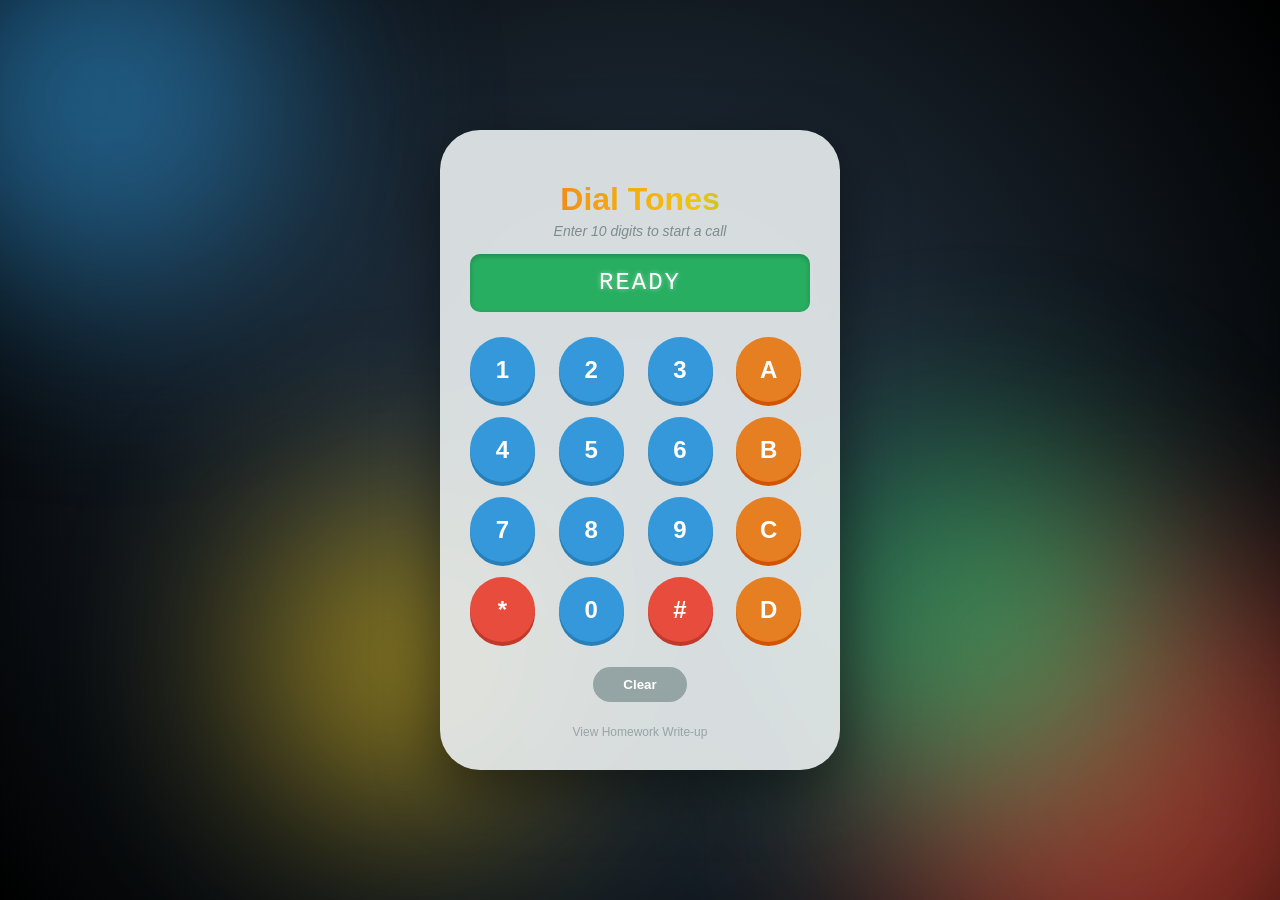
<file: src/index.html>
<!DOCTYPE html>
<html lang="en">
<head>
    <meta charset="UTF-8">
    <meta name="viewport" content="width=device-width, initial-scale=1.0">
    <title>DTMF Dialer</title>
    <link rel="stylesheet" href="main.css">
</head>
<body>
    <div class="bg-blobs">
        <div class="blob blob-1"></div>
        <div class="blob blob-2"></div>
        <div class="blob blob-3"></div>
        <div class="blob blob-4"></div>
    </div>
    <div class="app-container">
        <h1>Dial Tones</h1>
        <p class="tip">Enter 10 digits to start a call</p>
        <div class="display" id="display">READY</div>
        <div class="keypad">
            <button class="key" data-note="1">1</button>
            <button class="key" data-note="2">2</button>
            <button class="key" data-note="3">3</button>
            <button class="key btn-alt" data-note="A">A</button>
            
            <button class="key" data-note="4">4</button>
            <button class="key" data-note="5">5</button>
            <button class="key" data-note="6">6</button>
            <button class="key btn-alt" data-note="B">B</button>
            
            <button class="key" data-note="7">7</button>
            <button class="key" data-note="8">8</button>
            <button class="key" data-note="9">9</button>
            <button class="key btn-alt" data-note="C">C</button>
            
            <button class="key btn-special" data-note="*">*</button>
            <button class="key" data-note="0">0</button>
            <button class="key btn-special" data-note="#">#</button>
            <button class="key btn-alt" data-note="D">D</button>
        </div>
        <div class="controls">
            <button id="clearButton">Clear</button>
        </div>
        <div class="footer-links" style="margin-top: 20px;">
            <a href="blog/index.html" style="color: #7f8c8d; text-decoration: none; font-size: 12px; opacity: 0.7;">View Homework Write-up</a>
        </div>
    </div>
    <script src="main.js"></script>
</body>
</html>
</file>
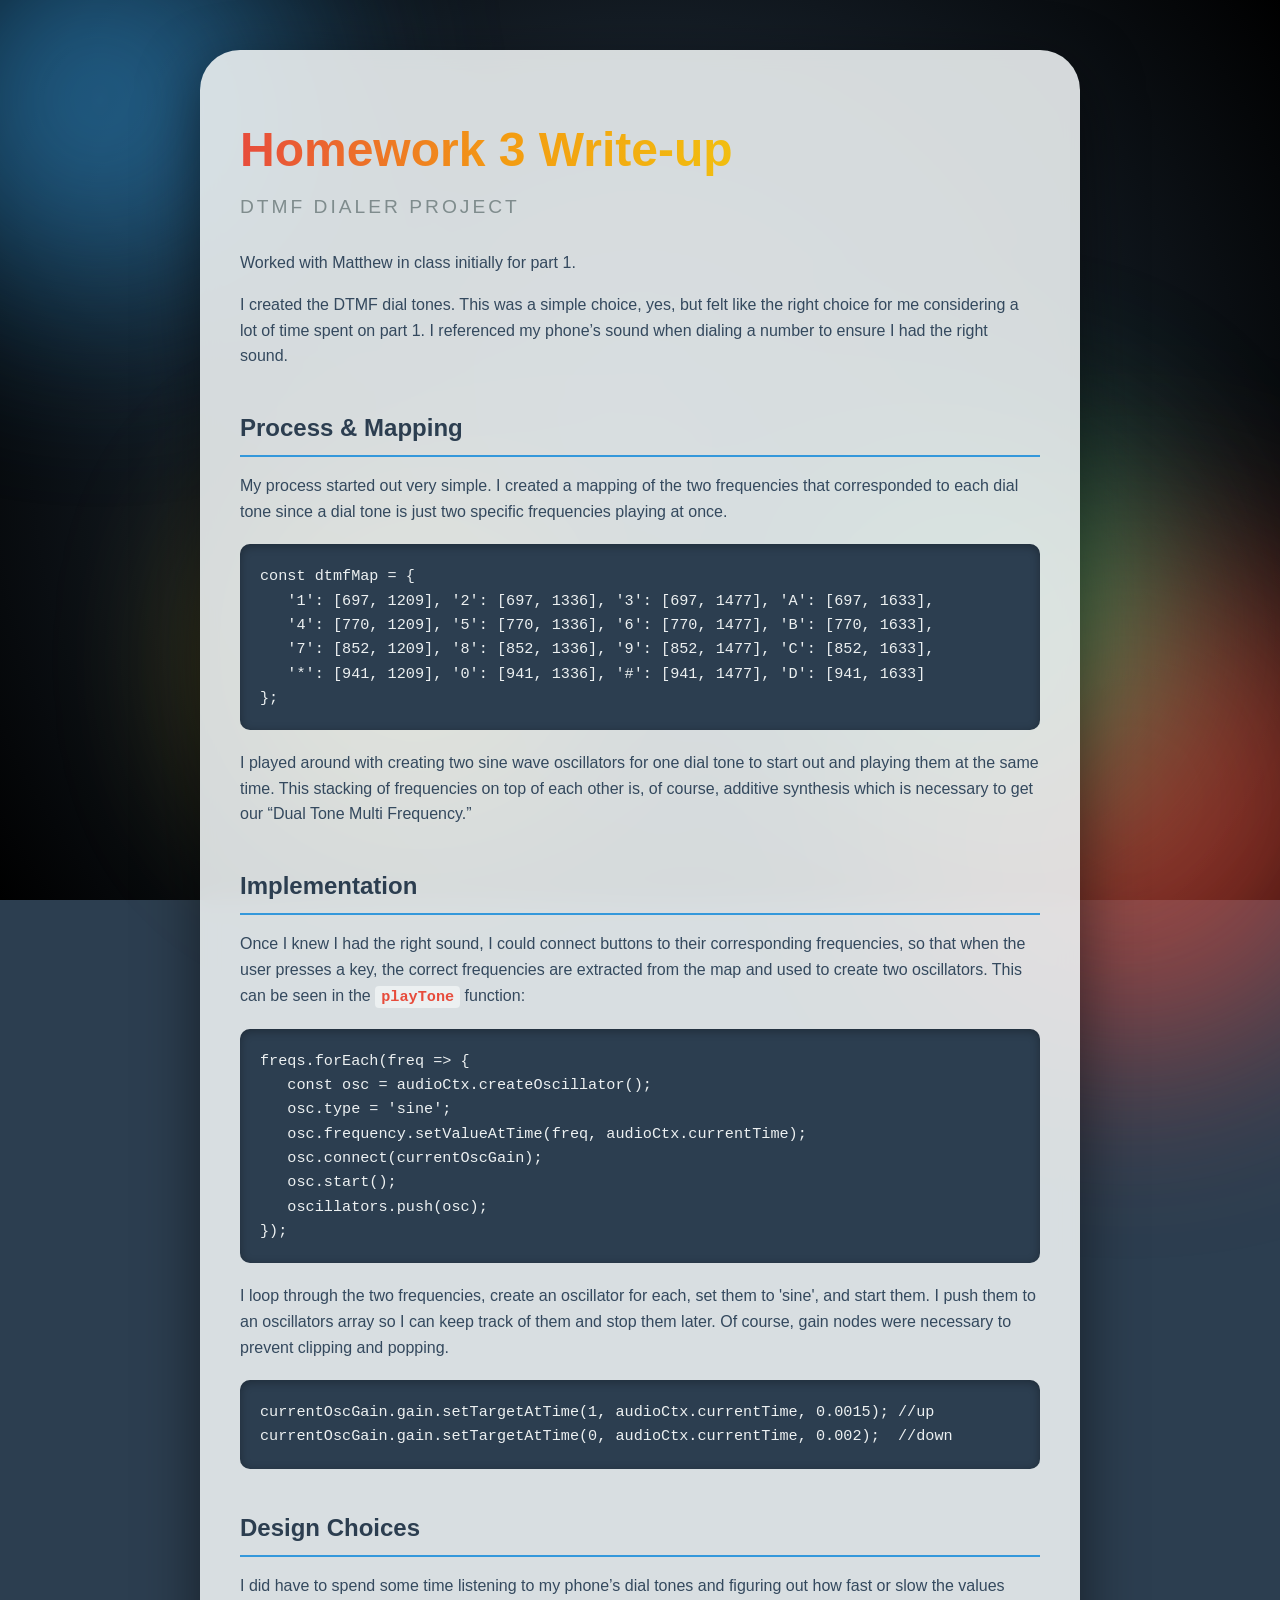
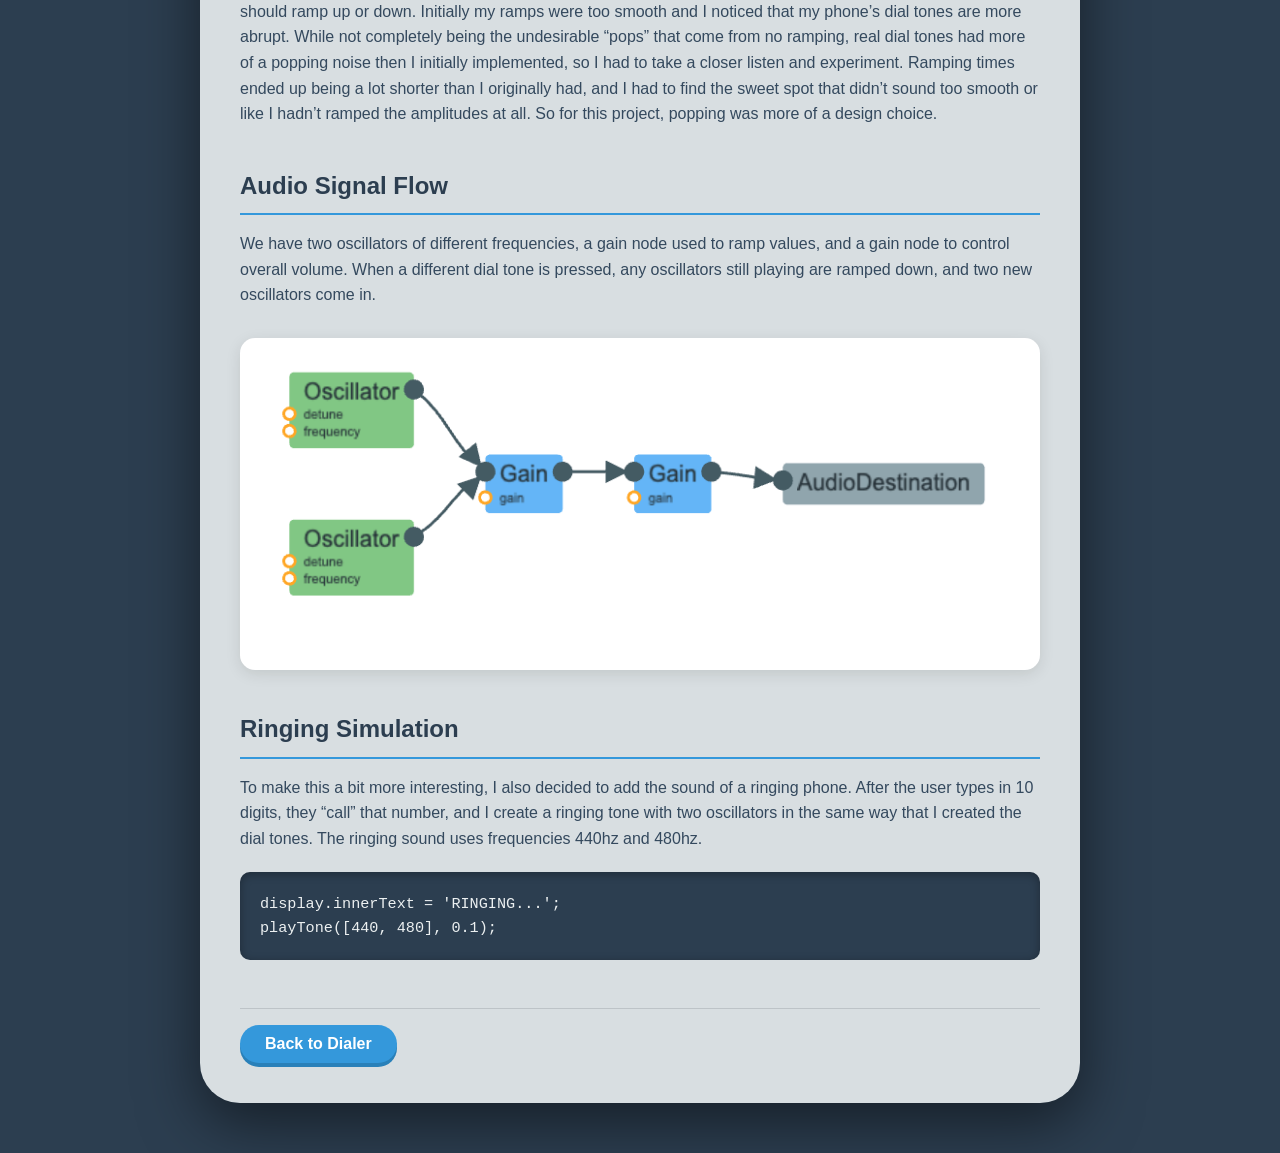
<file: src/blog/index.html>
<!DOCTYPE html>
<html lang="en">
<head>
    <meta charset="UTF-8">
    <meta name="viewport" content="width=device-width, initial-scale=1.0">
    <title>HW3 Write-up - DTMF Dialer</title>
    <link rel="stylesheet" href="../main.css">
    <link rel="stylesheet" href="blog.css">
</head>
<body>
    <div class="bg-blobs">
        <div class="blob blob-1"></div>
        <div class="blob blob-2"></div>
        <div class="blob blob-3"></div>
        <div class="blob blob-4"></div>
    </div>
    <div class="blog-container">
        <header>
            <h1>Homework 3 Write-up</h1>
            <p class="subtitle">DTMF Dialer Project</p>
        </header>
        
        <main class="content">
            <section>
                <p>Worked with Matthew in class initially for part 1.</p>
                <p>
                    I created the DTMF dial tones. This was a simple choice, yes, but felt like the right choice for me considering a lot of time spent on part 1. I referenced my phone’s sound when dialing a number to ensure I had the right sound.
                </p>
            </section>

            <section>
                <h2>Process & Mapping</h2>
                <p>
                    My process started out very simple. I created a mapping of the two frequencies that corresponded to each dial tone since a dial tone is just two specific frequencies playing at once.
                </p>
<pre><code>const dtmfMap = {
   '1': [697, 1209], '2': [697, 1336], '3': [697, 1477], 'A': [697, 1633],
   '4': [770, 1209], '5': [770, 1336], '6': [770, 1477], 'B': [770, 1633],
   '7': [852, 1209], '8': [852, 1336], '9': [852, 1477], 'C': [852, 1633],
   '*': [941, 1209], '0': [941, 1336], '#': [941, 1477], 'D': [941, 1633]
};</code></pre>
                <p>
                    I played around with creating two sine wave oscillators for one dial tone to start out and playing them at the same time. This stacking of frequencies on top of each other is, of course, additive synthesis which is necessary to get our “Dual Tone Multi Frequency.” 
                </p>
            </section>

            <section>
                <h2>Implementation</h2>
                <p>
                    Once I knew I had the right sound, I could connect buttons to their corresponding frequencies, so that when the user presses a key, the correct frequencies are extracted from the map and used to create two oscillators. This can be seen in the <code>playTone</code> function:
                </p>
<pre><code>freqs.forEach(freq => {
   const osc = audioCtx.createOscillator();
   osc.type = 'sine';
   osc.frequency.setValueAtTime(freq, audioCtx.currentTime);
   osc.connect(currentOscGain);
   osc.start();
   oscillators.push(osc);
});</code></pre>
                <p>
                    I loop through the two frequencies, create an oscillator for each, set them to 'sine', and start them. I push them to an oscillators array so I can keep track of them and stop them later. Of course, gain nodes were necessary to prevent clipping and popping. 
                </p>
<pre><code>currentOscGain.gain.setTargetAtTime(1, audioCtx.currentTime, 0.0015); //up
currentOscGain.gain.setTargetAtTime(0, audioCtx.currentTime, 0.002);  //down</code></pre>
            </section>

            <section>
                <h2>Design Choices</h2>
                <p>
                    I did have to spend some time listening to my phone’s dial tones and figuring out how fast or slow the values should ramp up or down. Initially my ramps were too smooth and I noticed that my phone’s dial tones are more abrupt. While not completely being the undesirable “pops” that come from no ramping, real dial tones had more of a popping noise then I initially implemented, so I had to take a closer listen and experiment. Ramping times ended up being a lot shorter than I originally had, and I had to find the sweet spot that didn’t sound too smooth or like I hadn’t ramped the amplitudes at all. So for this project, popping was more of a design choice.
                </p>
            </section>

            <section>
                <h2>Audio Signal Flow</h2>
                <p>
                    We have two oscillators of different frequencies, a gain node used to ramp values, and a gain node to control overall volume. When a different dial tone is pressed, any oscillators still playing are ramped down, and two new oscillators come in.
                </p>
                <div class="diagram-container">
                    <img src="audioflow.png" alt="Audio Signal Flow Diagram" class="diagram">
                </div>
            </section>

            <section>
                <h2>Ringing Simulation</h2>
                <p>
                    To make this a bit more interesting, I also decided to add the sound of a ringing phone. After the user types in 10 digits, they “call” that number, and I create a ringing tone with two oscillators in the same way that I created the dial tones. The ringing sound uses frequencies 440hz and 480hz.
                </p>
<pre><code>display.innerText = 'RINGING...';
playTone([440, 480], 0.1);</code></pre>
            </section>
        </main>

        <footer>
            <a href="../index.html" class="home-link">Back to Dialer</a>
        </footer>
    </div>
</body>
</html>
</file>
<file: src/main.css>
:root {
    --bg-color: #2c3e50;
    --app-bg: #ecf0f1;
    --text-color: #2c3e50;
    --accent-color: #3498db;
    --key-num-bg: #3498db;
    --key-alt-bg: #e67e22;
    --key-special-bg: #e74c3c;
    --btn-hover: #2980b9;
}

body {
    font-family: "Segoe UI", Tahoma, Geneva, Verdana, sans-serif;
    background-color: var(--bg-color);
    display: flex;
    justify-content: center;
    align-items: center;
    height: 100vh;
    margin: 0;
    overflow: hidden; /* Prevent scroll from blobs */
    position: relative;
}

/* Animated background blobs */
.bg-blobs {
    position: fixed;
    top: 0;
    left: 0;
    width: 100%;
    height: 100%;
    z-index: -1;
    background: radial-gradient(circle at 50% 50%, #2c3e50, #000);
}

.blob {
    position: absolute;
    border-radius: 50%;
    filter: blur(100px);
    opacity: 0.6;
    animation: move-blobs 20s infinite alternate cubic-bezier(0.45, 0, 0.55, 1);
}

.blob-1 {
    width: 400px;
    height: 400px;
    background-color: #3498db;
    top: -100px;
    left: -100px;
    animation-duration: 25s;
}

.blob-2 {
    width: 500px;
    height: 500px;
    background-color: #e74c3c;
    bottom: -150px;
    right: -100px;
    animation-duration: 30s;
}

.blob-3 {
    width: 350px;
    height: 350px;
    background-color: #2ecc71;
    top: 50%;
    right: 10%;
    animation-duration: 22s;
}

.blob-4 {
    width: 300px;
    height: 300px;
    background-color: #f1c40f;
    bottom: 10%;
    left: 20%;
    animation-duration: 28s;
}

@keyframes move-blobs {
    0% { transform: translate(0, 0) scale(1); }
    33% { transform: translate(50px, -50px) scale(1.1); }
    66% { transform: translate(-30px, 40px) scale(0.9); }
    100% { transform: translate(0, 0) scale(1); }
}

.app-container {
    background-color: rgba(236, 240, 241, 0.9); /* Slightly translucent to show background */
    backdrop-filter: blur(10px); /* Add a nice glass effect */
    padding: 30px;
    border-radius: 40px;
    box-shadow: 0 20px 60px rgba(0, 0, 0, 0.5);
    text-align: center;
    width: 340px;
    z-index: 10;
}

/* Rainbow animated title */
h1 {
    font-size: 32px;
    margin-bottom: 20px;
    background: linear-gradient(90deg, #e74c3c, #f39c12, #f1c40f, #2ecc71, #3498db, #8e44ad, #e74c3c);
    background-size: 200% auto;
    -webkit-background-clip: text;
    background-clip: text;
    color: transparent;
    animation: rainbow-slide 4s linear infinite;
}

.tip {
    font-size: 14px;
    color: #7f8c8d;
    margin-top: -15px;
    margin-bottom: 15px;
    font-style: italic;
}

@keyframes rainbow-slide {
    to { background-position: 200% center; }
}

.display {
    background-color: #27ae60;
    color: white;
    font-family: 'Courier New', Courier, monospace;
    font-size: 24px;
    padding: 15px;
    border-radius: 10px;
    margin-bottom: 25px;
    box-shadow: inset 0 2px 5px rgba(0, 0, 0, 0.2);
    min-height: 28px;
    text-shadow: 0 0 5px rgba(255, 255, 255, 0.5);
    letter-spacing: 2px;
}

.keypad {
    display: grid;
    grid-template-columns: repeat(4, 1fr);
    gap: 15px;
    margin-bottom: 25px;
}

.key {
    width: 65px;
    height: 65px;
    border-radius: 50%;
    border: none;
    background-color: var(--key-num-bg);
    color: white;
    font-size: 24px;
    font-weight: bold;
    cursor: pointer;
    transition: all 0.2s cubic-bezier(0.175, 0.885, 0.32, 1.275);
    box-shadow: 0 4px #2980b9;
    display: flex;
    justify-content: center;
    align-items: center;
}

.key:active {
    box-shadow: 0 0 #2980b9;
    transform: translateY(4px);
}

.key:hover {
    filter: brightness(1.1);
    transform: scale(1.05);
}

.key.btn-alt {
    background-color: var(--key-alt-bg);
    box-shadow: 0 4px #d35400;
}

.key.btn-alt:active {
    box-shadow: 0 0 #d35400;
}

.key.btn-special {
    background-color: var(--key-special-bg);
    box-shadow: 0 4px #c0392b;
}

.key.btn-special:active {
    box-shadow: 0 0 #c0392b;
}

.controls {
    display: flex;
    justify-content: center;
}

#clearButton {
    background-color: #95a5a6;
    color: white;
    border: none;
    padding: 10px 30px;
    border-radius: 20px;
    font-weight: bold;
    cursor: pointer;
    transition: background-color 0.2s;
}

#clearButton:hover {
    background-color: #7f8c8d;
}
</file>
<file: src/blog/blog.css>
body {
    overflow: auto; /* Allow scrolling on the blog page */
    height: auto;
    padding: 50px 20px;
    align-items: flex-start;
}

.blog-container {
    background-color: rgba(236, 240, 241, 0.9);
    backdrop-filter: blur(10px);
    padding: 40px;
    border-radius: 40px;
    box-shadow: 0 20px 60px rgba(0, 0, 0, 0.5);
    max-width: 800px;
    margin: 0 auto;
    z-index: 10;
}

header h1 {
    font-size: 3rem;
    margin-bottom: 0.5rem;
}

.subtitle {
    color: #7f8c8d;
    font-size: 1.2rem;
    margin-bottom: 2rem;
    text-transform: uppercase;
    letter-spacing: 3px;
}

.content {
    text-align: left;
    color: #34495e;
    line-height: 1.6;
}

section {
    margin-bottom: 2.5rem;
}

h2 {
    color: #2c3e50;
    border-bottom: 2px solid var(--accent-color);
    padding-bottom: 0.5rem;
    margin-bottom: 1rem;
}

ul {
    padding-left: 1.5rem;
}

li {
    margin-bottom: 0.8rem;
}

pre {
    background-color: #2c3e50;
    color: #ecf0f1;
    padding: 20px;
    border-radius: 10px;
    overflow-x: auto;
    margin: 20px 0;
    box-shadow: inset 0 2px 10px rgba(0,0,0,0.3);
}

code {
    font-family: 'Courier New', Courier, monospace;
    font-size: 0.95rem;
}

p code {
    background-color: #ecf0f1;
    padding: 2px 6px;
    border-radius: 4px;
    color: #e74c3c;
    font-weight: bold;
}

.diagram-container {
    text-align: center;
    margin: 30px 0;
    background: white;
    padding: 20px;
    border-radius: 15px;
    box-shadow: 0 4px 15px rgba(0,0,0,0.1);
}

.diagram {
    max-width: 100%;
    height: auto;
    border-radius: 8px;
}

footer {
    margin-top: 3rem;
    padding-top: 1rem;
    border-top: 1px solid #bdc3c7;
}

.home-link {
    display: inline-block;
    background-color: var(--accent-color);
    color: white;
    text-decoration: none;
    padding: 10px 25px;
    border-radius: 20px;
    font-weight: bold;
    transition: all 0.2s ease;
    box-shadow: 0 4px #2980b9;
}

.home-link:hover {
    transform: translateY(-2px);
    filter: brightness(1.1);
}

.home-link:active {
    transform: translateY(2px);
    box-shadow: 0 0 #2980b9;
}
</file>
